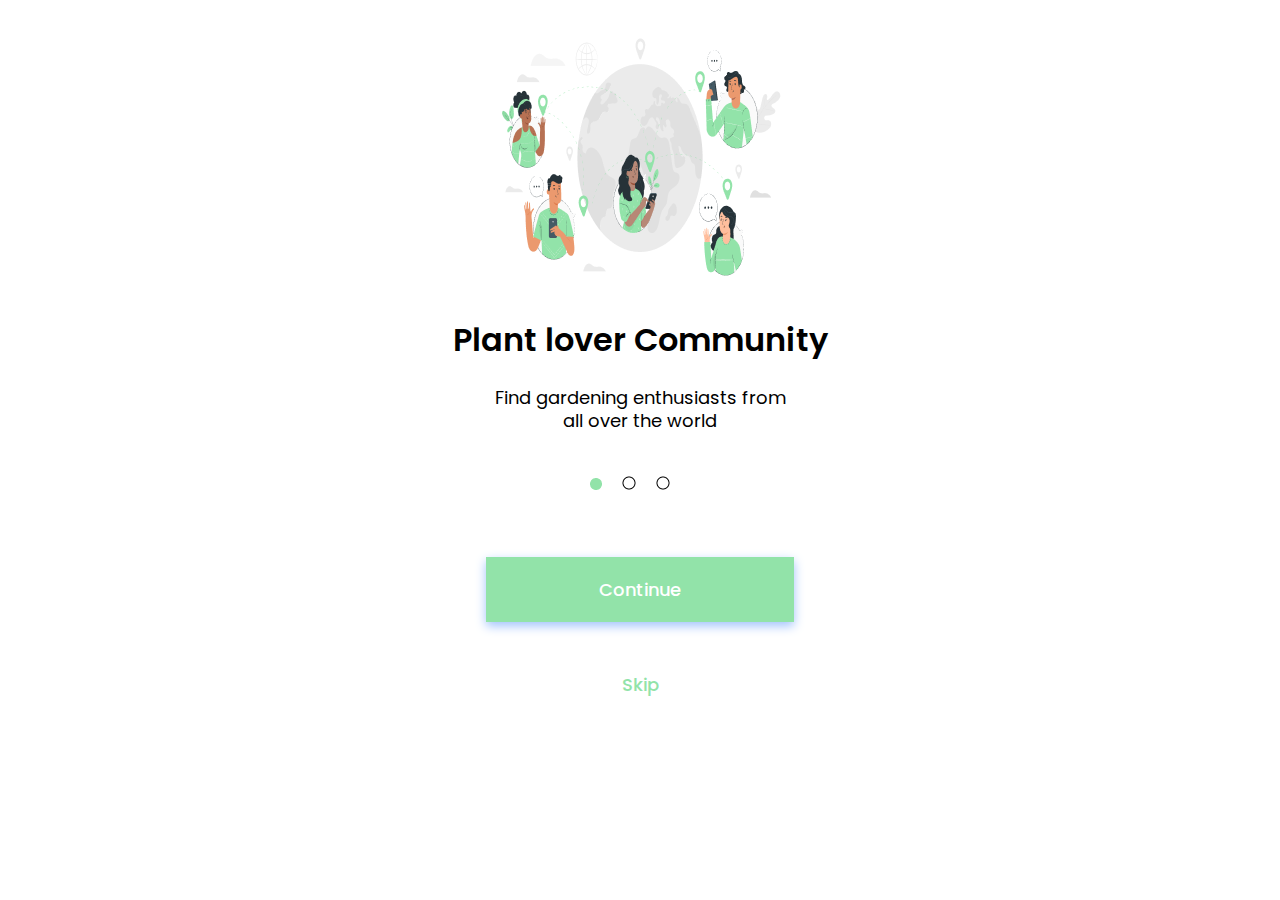
<file: index.html>
<!DOCTYPE html>
<html lang="en">
<head>
    <meta charset="UTF-8">
    <meta http-equiv="X-UA-Compatible" content="IE=edge">
    <meta name="viewport" content="width=device-width, initial-scale=1.0">
    <title>Plant Lover</title>
    <link href="https://fonts.googleapis.com/css2?family=Poppins:ital,wght@0,100;0,200;0,300;0,400;0,500;0,600;0,700;0,800;0,900;1,100;1,200;1,300;1,400;1,500;1,600;1,700;1,800;1,900&display=swap" rel="stylesheet">
    <link rel="stylesheet" href="/assets/styles/style.css">
</head>
<body>
    <main class="cards">
        <article id="card__1" class="card">
            <div><img src="assets/images/banner__onlineWorld.png" alt="Banner Online World"></div>
            <h1>Plant lover Community</h1>
            <p>Find gardening enthusiasts from all over the world</p>
        </article>
    </main>
    <nav>
        <div class="selected">
            <div class="slide1"><img src="assets/images/Point__active.png" alt="Active button"></div>
            <div class="slide2"><img src="assets/images/Point.png" alt="Not active button"></div>
            <div class="slide3"><img src="assets/images/Point.png" alt="Not active button"></div>
        </div>
        <div class="buttons">
            <button class="button__next"><a href="assets/pages/second.html"><p>Continue</p></a></button>
            <button class="button__skip"><a href="assets/pages/third.html"><p>Skip</p></a></button>
        </div>
    </nav>
</body>
</html>
</file>
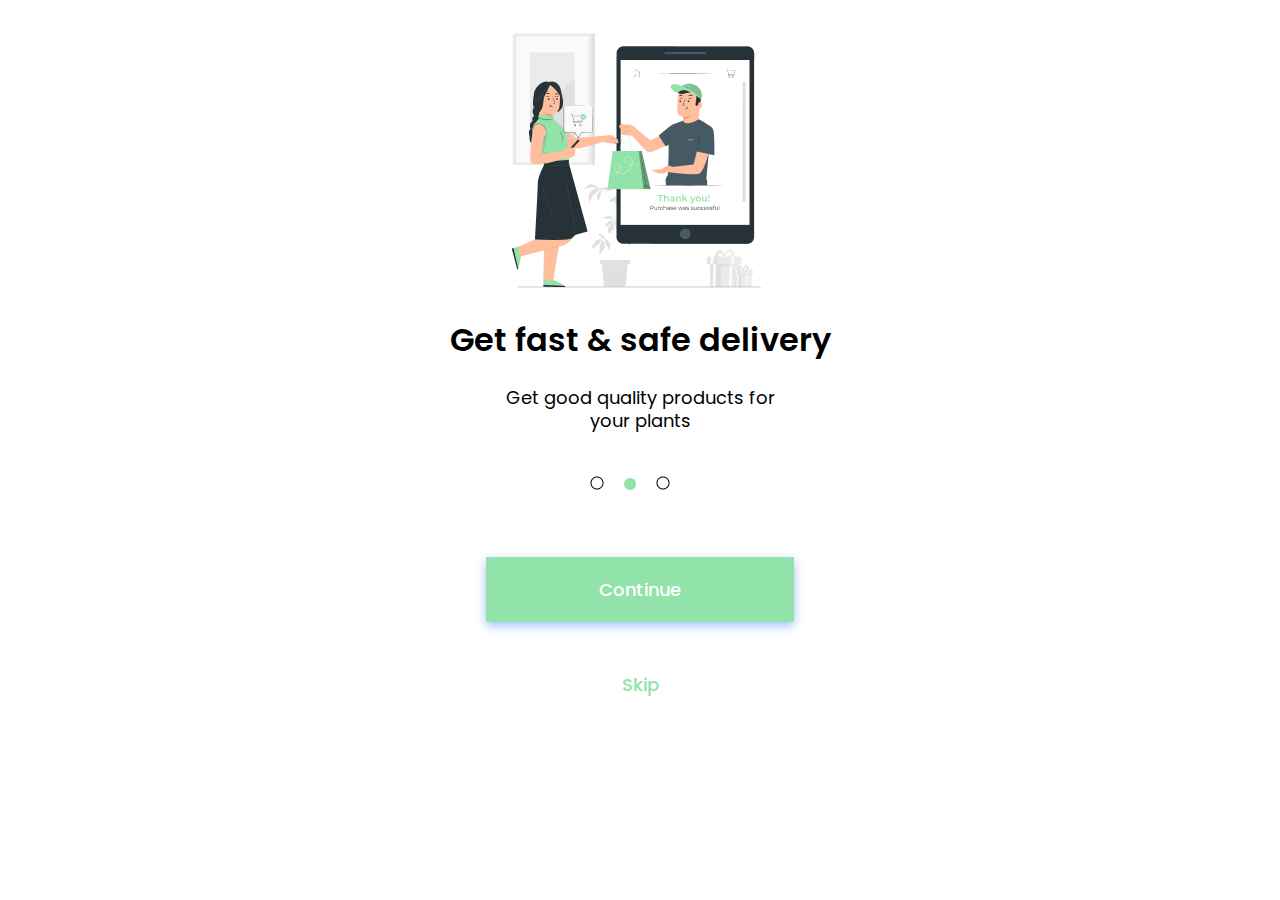
<file: assets/pages/second.html>
<!DOCTYPE html>
<html lang="en">
<head>
    <meta charset="UTF-8">
    <meta http-equiv="X-UA-Compatible" content="IE=edge">
    <meta name="viewport" content="width=device-width, initial-scale=1.0">
    <title>Plant Lover</title>
    <link href="https://fonts.googleapis.com/css2?family=Poppins:ital,wght@0,100;0,200;0,300;0,400;0,500;0,600;0,700;0,800;0,900;1,100;1,200;1,300;1,400;1,500;1,600;1,700;1,800;1,900&display=swap" rel="stylesheet">
    <link rel="stylesheet" href="../styles/style.css">
</head>
<body>
    <main class="cards">
        <article id="card__2" class="card">
            <div><img src="../images/banner__delivery.png" alt="Banner delivery"></div>
            <h1>Get fast & safe delivery</h1>
            <p>Get good quality products for your plants</p>
        </article>
    </main>
    <nav>
        <div class="selected">
            <div class="slide1"><img src="../images/Point.png" alt="Not active button"></div>
            <div class="slide2"><img src="../images/Point__active.png" alt="Active button"></div>
            <div class="slide3"><img src="../images/Point.png" alt="Not active button"></div>
        </div>
        <div class="buttons">
            <button class="button__next"><a href="third.html"><p>Continue</p></a></button>
            <button class="button__skip"><a href="third.html"><p>Skip</p></button>
        </div>
    </nav>
</body>
</html>
</file>
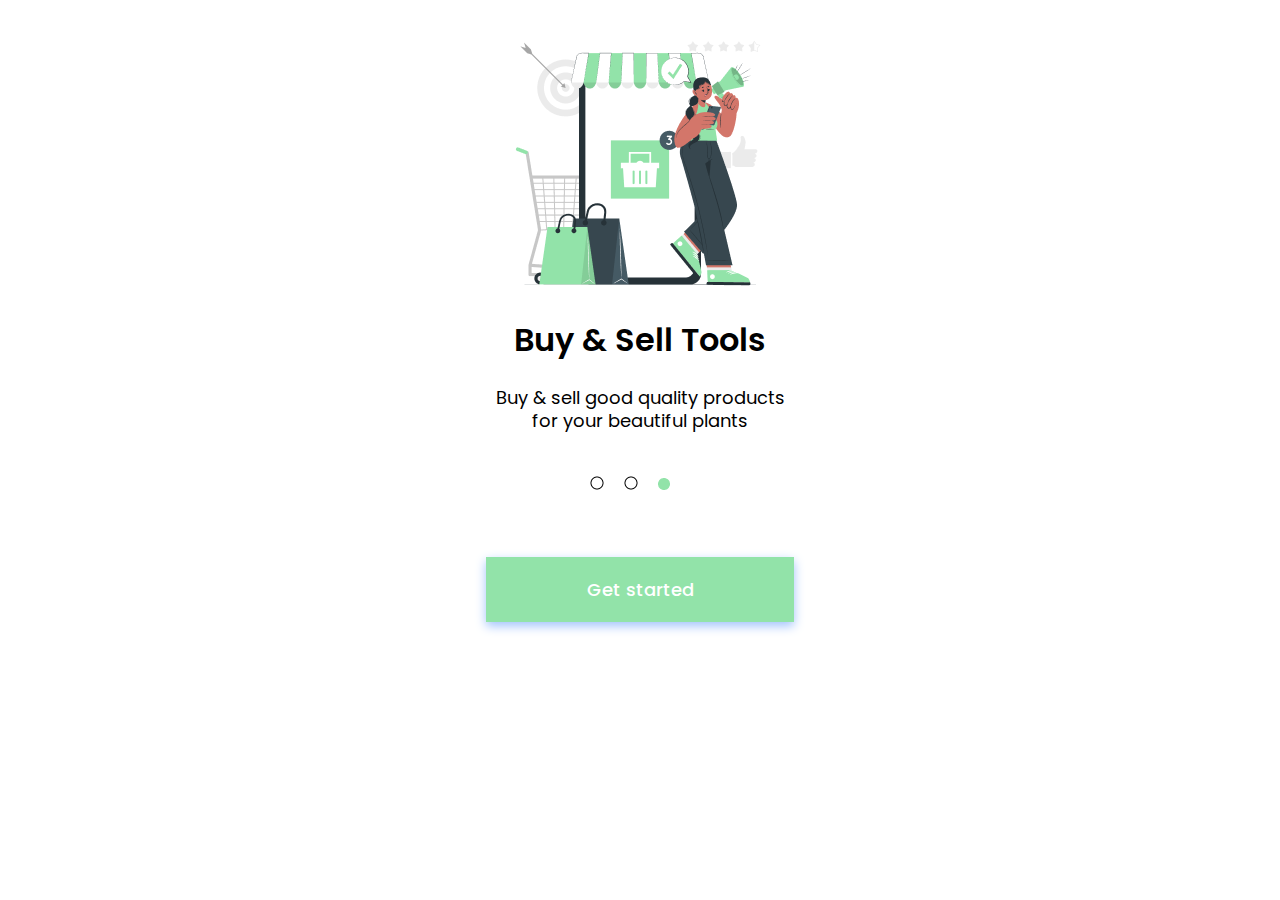
<file: assets/pages/third.html>
<!DOCTYPE html>
<html lang="en">
<head>
    <meta charset="UTF-8">
    <meta http-equiv="X-UA-Compatible" content="IE=edge">
    <meta name="viewport" content="width=device-width, initial-scale=1.0">
    <title>Plant Lover</title>
    <link href="https://fonts.googleapis.com/css2?family=Poppins:ital,wght@0,100;0,200;0,300;0,400;0,500;0,600;0,700;0,800;0,900;1,100;1,200;1,300;1,400;1,500;1,600;1,700;1,800;1,900&display=swap" rel="stylesheet">
    <link rel="stylesheet" href="../styles/style.css">
</head>
<body>
    <main class="cards">
        <article id="card__3" class="card">
            <div><img src="../images/banner__buySell.png" alt="Banner buy & sell"></div>
            <h1>Buy & Sell Tools</h1>
            <p>Buy & sell good quality products for your beautiful plants</p>
        </article>
    </main>
    <nav>
        <div class="selected">
            <div class="slide1"><img src="../images/Point.png" alt="Not active button"></div>
            <div class="slide2"><img src="../images/Point.png" alt="Not active button"></div>
            <div class="slide3"><img src="../images/Point__active.png" alt="Active button"></div>
        </div>
        <div class="buttons">
            <button class="button__next"><p>Get started</p></button>
        </div>
    </nav>
</body>
</html>
</file>
<file: assets/styles/style.css>
* {
    font-family: 'Poppins', sans-serif;
}

/* Guia CSS
1- Estilização do Main | Linhas 12 ~ 52
2- Estilização do Nav | Linhas 54 ~ 106
3- Responsividade w-1440px | Linhas 108 ~ 126
4- Responsividade h-1180px | Linhas 128 ~ 173
*/

/* Estilização do Main */

main {
    display: flex;
    justify-content: center;
    align-content: center;
}

a {
    text-decoration: none;
}

.card {
    display: flex;
    justify-content: center;
    align-items: center;
    flex-direction: column;
    margin: auto;
}

.card img {
    margin-bottom: -20px;
}

.card__off {
    display: none;
}

.card h1 {
    font-weight: 600;
}

.card p {
    line-height: 23.2px;
    max-width: 299px;
    text-align: center;
    font-weight: 400;
    font-size: 18px;
    margin: 0 0 40px 0;
    height: auto;
}

/* Estilização do Nav */

.selected {
    display: flex;
    justify-content: center;
    margin-bottom: 60px;
}

.slide1, .slide2, .slide3 {
    margin-right: 20px;
    cursor: pointer;
}

.buttons {
    display: flex;
    justify-content: center;
    align-items: center;
    flex-direction: column;
}

.button__next {
    border-style: none;
    background: #92E3A9;
    width: 308px;
    box-shadow: 0px 4px 10px #A1C3FC;
    cursor: pointer;
}

.button__next:hover {
    background: #7bc08e;
}

.button__next p {
    font-style: normal;
    font-weight: 500;
    font-size: 18px;
    color: #FFFFFF;
}

.button__skip {
    color: #92E3A9;
    background-color: rgba(255, 255, 255, 0);
    border-style: none;
    margin-top: 30px;
    cursor: pointer;
}

.button__skip p {
    font-style: normal;
    font-weight: 500;
    font-size: 18px;
    color: #92E3A9;
}

/* Responsividade width 1440px */

@media screen and (min-width: 1440px) {
    .card p {
        line-height: 23.2px;
        max-width: 299px;
        text-align: center;
        font-weight: 400;
        font-size: 18px;
        margin: 0 0 20px 0;
        height: auto;
    }

    .selected {
        display: flex;
        justify-content: center;
        margin-bottom: 20px;
    }
}

/* Responsividade height 1180px */

@media screen and (min-height: 1180px) {
    .cards img {
        width: 600px;
    }
    img {
        width: 200%;
    }
    .card h1 {
        font-weight: 600;
        font-size: 48px;
    }
    .card p {
        line-height: 46.4px;
        max-width: 600px;
        text-align: center;
        font-weight: 400;
        font-size: 36px;
        margin: 0 0 40px 0;
        height: auto;
    }
    .selected {
        display: flex;
        justify-content: center;
        margin-top: -20px;
    
    }
    .selected div {
        margin-right: 40px;
    }
    .button__next {
        width: 616px;
        height: 130px;
    }
    .button__next p {
        font-size: 36px;
    }
    .button__skip {
        width: 616px;
        margin-top: -20px;
    }
    .button__skip p{
        font-size: 36px;
    }
}
</file>
